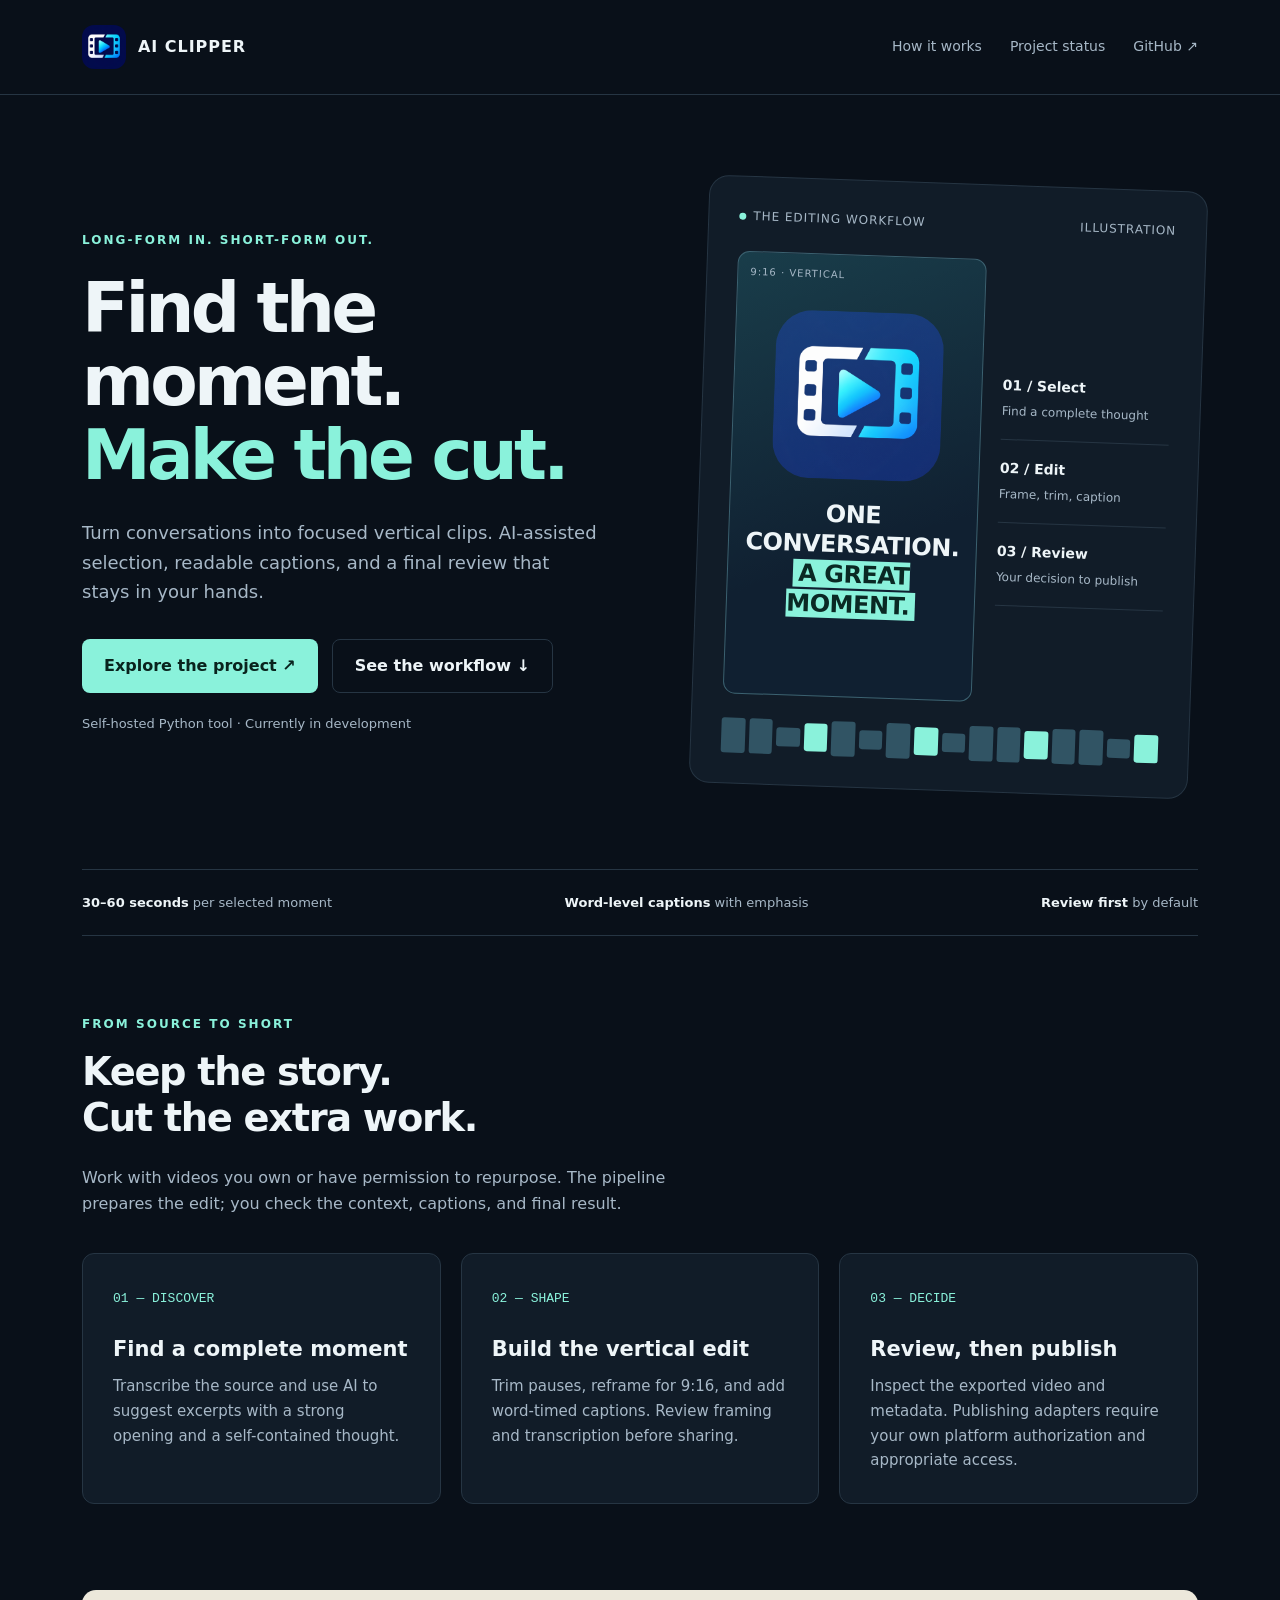
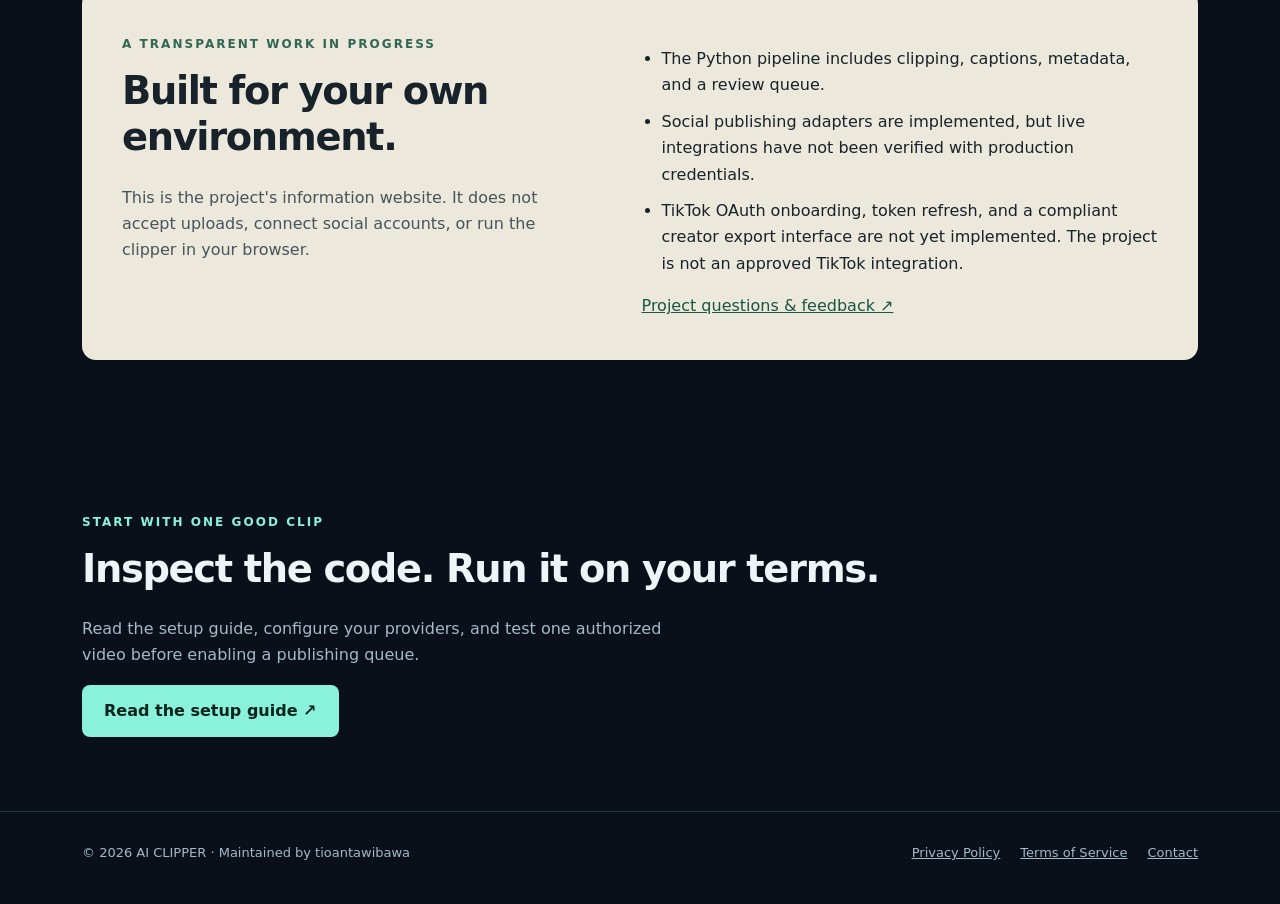
<file: docs/index.html>
<!doctype html>
<html lang="en"><head><meta charset="utf-8"><meta name="viewport" content="width=device-width,initial-scale=1"><title>AI CLIPPER — Find the moment. Make the cut.</title><meta name="description" content="A self-hosted tool for turning authorized long-form videos into captioned vertical clips, with review before publishing."><link rel="icon" href="icon.png"><link rel="stylesheet" href="styles.css"></head>
<body><a class="skip" href="#main">Skip to content</a><header><nav class="shell" aria-label="Main navigation"><a class="brand" href="./"><img src="icon.png" alt="" width="44" height="44">AI CLIPPER</a><div class="navlinks"><a href="#workflow">How it works</a><a href="#status">Project status</a><a href="https://github.com/tioantawibawa/ai-video-clipper">GitHub ↗</a></div></nav></header>
<main id="main" class="shell"><div class="hero"><div><span class="eyebrow">Long-form in. Short-form out.</span><h1>Find the moment.<br><em>Make the cut.</em></h1><p class="lead">Turn conversations into focused vertical clips. AI-assisted selection, readable captions, and a final review that stays in your hands.</p><div class="actions"><a class="button" href="https://github.com/tioantawibawa/ai-video-clipper/blob/codex/ai-video-clipper/README.md">Explore the project ↗</a><a class="button secondary" href="#workflow">See the workflow ↓</a></div><p class="small">Self-hosted Python tool · Currently in development</p></div><div class="preview" role="img" aria-label="Illustration of a vertical clip with highlighted captions and review status; not a live application screen"><div class="preview-top"><span><i class="dot"></i>THE EDITING WORKFLOW</span><span>ILLUSTRATION</span></div><div class="preview-body"><div class="clip"><span class="clip-tag">9:16 · VERTICAL</span><img src="icon.png" alt=""><div class="captions">ONE CONVERSATION.<br><mark>A GREAT MOMENT.</mark></div></div><div class="clip-meta"><div class="meta-row"><strong>01 / Select</strong>Find a complete thought</div><div class="meta-row"><strong>02 / Edit</strong>Frame, trim, caption</div><div class="meta-row"><strong>03 / Review</strong>Your decision to publish</div></div></div><div class="timeline" aria-hidden="true"><span></span><span></span><span></span><span></span><span></span><span></span><span></span><span></span><span></span><span></span><span></span><span></span><span></span><span></span><span></span><span></span></div></div></div>
<div class="strip"><span><strong>30–60 seconds</strong> per selected moment</span><span><strong>Word-level captions</strong> with emphasis</span><span><strong>Review first</strong> by default</span></div>
<section id="workflow"><span class="eyebrow">From source to short</span><h2>Keep the story.<br>Cut the extra work.</h2><p class="intro">Work with videos you own or have permission to repurpose. The pipeline prepares the edit; you check the context, captions, and final result.</p><div class="cards"><article class="card"><span class="num">01 — DISCOVER</span><h3>Find a complete moment</h3><p>Transcribe the source and use AI to suggest excerpts with a strong opening and a self-contained thought.</p></article><article class="card"><span class="num">02 — SHAPE</span><h3>Build the vertical edit</h3><p>Trim pauses, reframe for 9:16, and add word-timed captions. Review framing and transcription before sharing.</p></article><article class="card"><span class="num">03 — DECIDE</span><h3>Review, then publish</h3><p>Inspect the exported video and metadata. Publishing adapters require your own platform authorization and appropriate access.</p></article></div></section>
<section id="status" class="end"><div class="status"><div><span class="eyebrow">A transparent work in progress</span><h2>Built for your own environment.</h2><p>This is the project's information website. It does not accept uploads, connect social accounts, or run the clipper in your browser.</p></div><div><ul><li>The Python pipeline includes clipping, captions, metadata, and a review queue.</li><li>Social publishing adapters are implemented, but live integrations have not been verified with production credentials.</li><li>TikTok OAuth onboarding, token refresh, and a compliant creator export interface are not yet implemented. The project is not an approved TikTok integration.</li></ul><a href="https://github.com/tioantawibawa/ai-video-clipper/issues">Project questions &amp; feedback ↗</a></div></div></section>
<section><span class="eyebrow">Start with one good clip</span><h2>Inspect the code. Run it on your terms.</h2><p class="intro">Read the setup guide, configure your providers, and test one authorized video before enabling a publishing queue.</p><a class="button" href="https://github.com/tioantawibawa/ai-video-clipper/blob/codex/ai-video-clipper/README.md">Read the setup guide ↗</a></section></main>
<footer><div class="shell footer-inner"><span>© 2026 AI CLIPPER · Maintained by tioantawibawa</span><div><a href="privacy.html">Privacy Policy</a><a href="terms.html">Terms of Service</a><a href="https://github.com/tioantawibawa/ai-video-clipper/issues">Contact</a></div></div></footer></body></html>
</file>
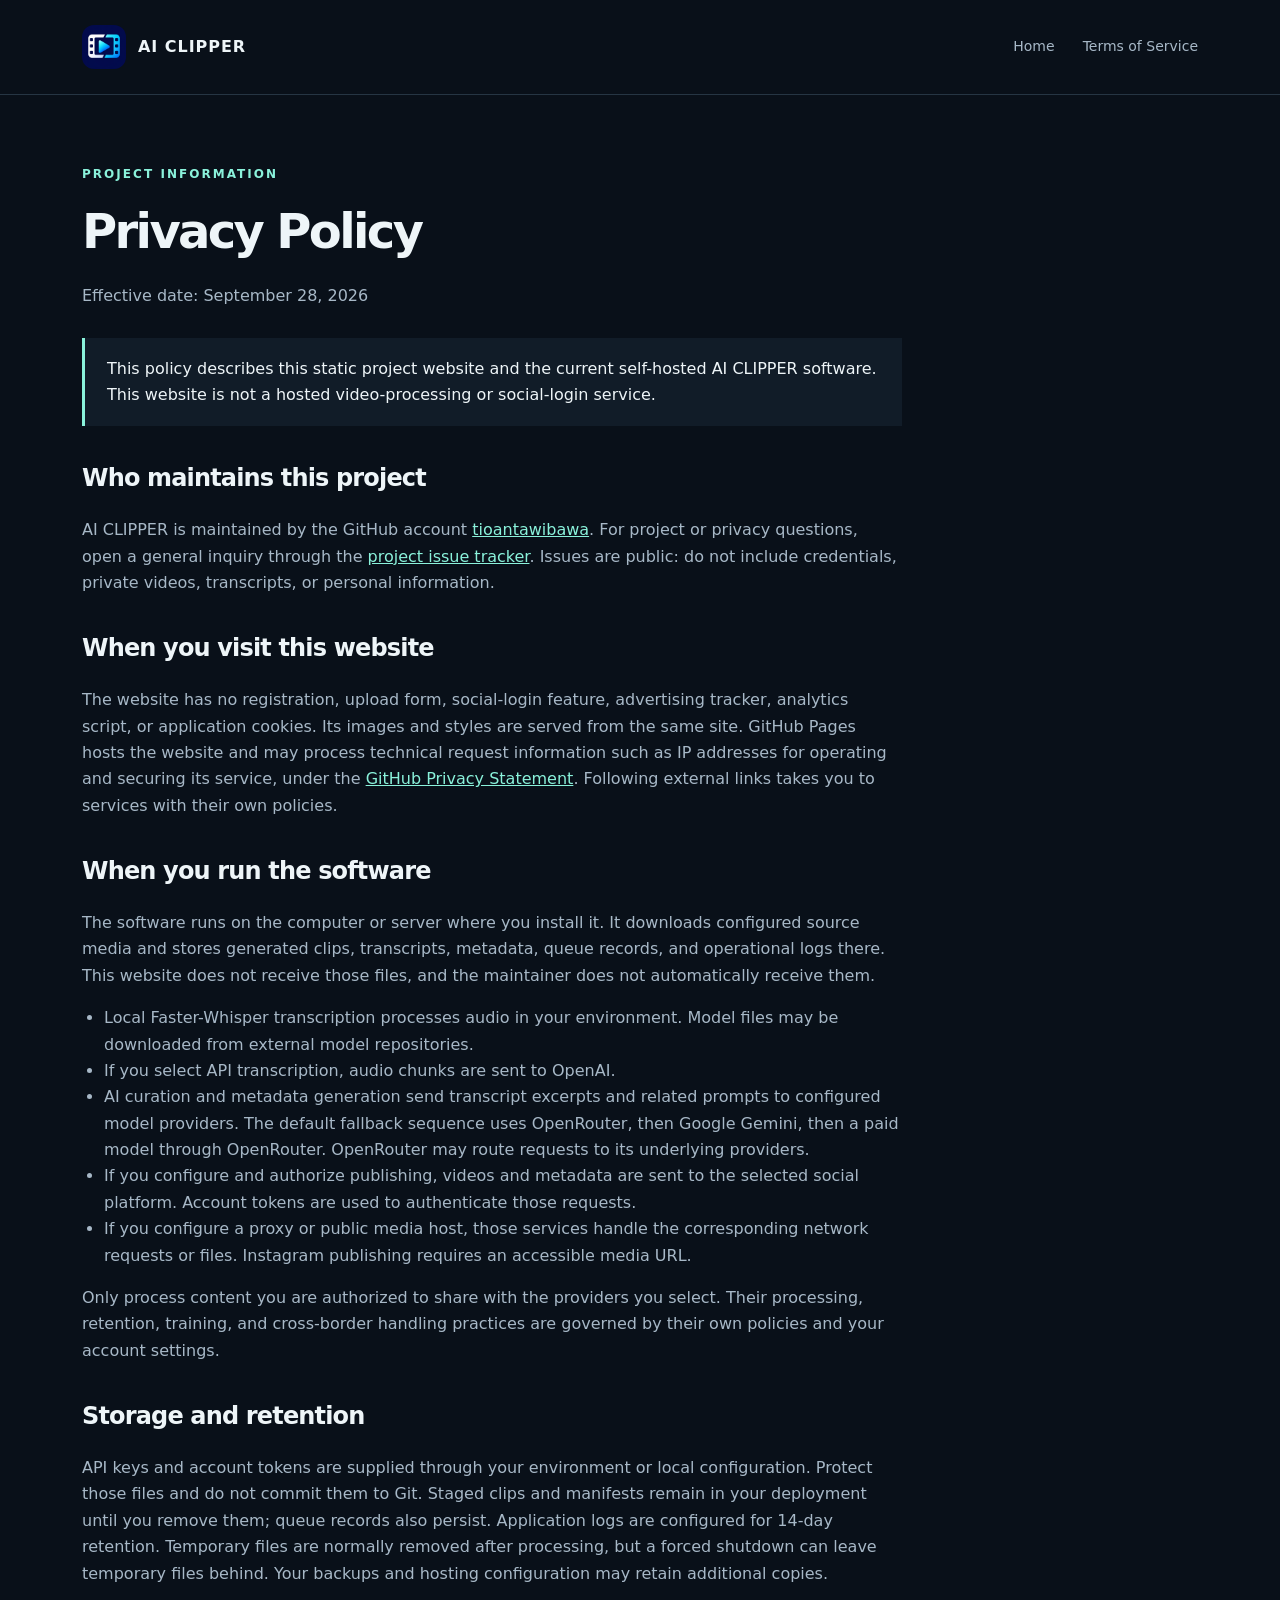
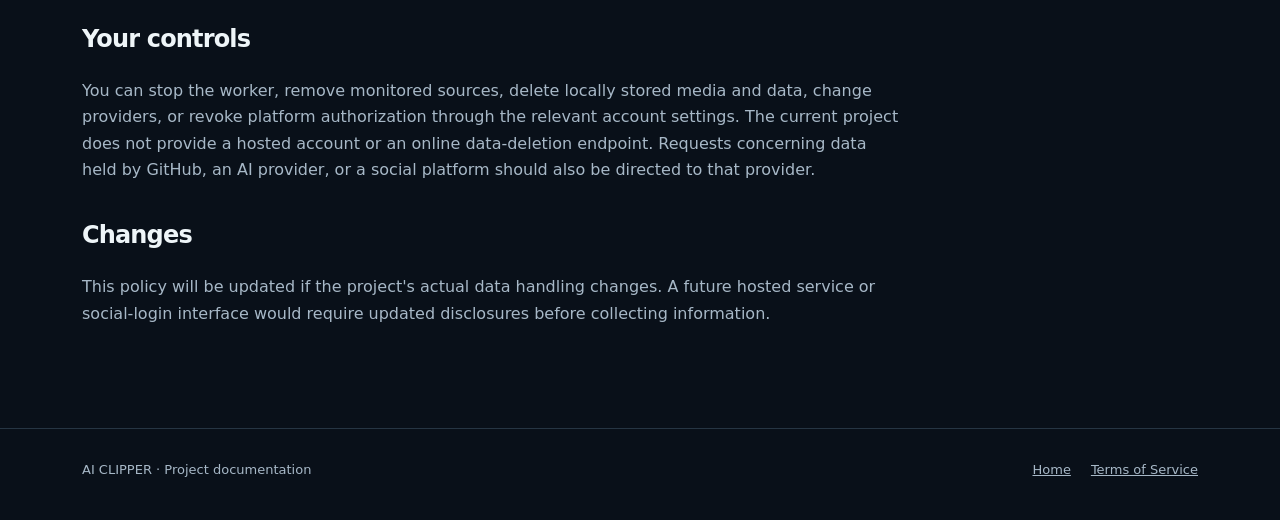
<file: docs/privacy.html>
<!doctype html><html lang="en"><head><meta charset="utf-8"><meta name="viewport" content="width=device-width,initial-scale=1"><title>Privacy Policy — AI CLIPPER</title><meta name="description" content="How the AI CLIPPER project website and self-hosted software handle information."><link rel="icon" href="icon.png"><link rel="stylesheet" href="styles.css"></head><body><header><nav class="shell" aria-label="Main navigation"><a class="brand" href="./"><img src="icon.png" alt="">AI CLIPPER</a><div class="navlinks"><a href="./">Home</a><a href="terms.html">Terms of Service</a></div></nav></header><main class="shell"><article class="legal"><span class="eyebrow">Project information</span><h1>Privacy Policy</h1><p>Effective date: September 28, 2026</p><div class="notice">This policy describes this static project website and the current self-hosted AI CLIPPER software. This website is not a hosted video-processing or social-login service.</div><h2>Who maintains this project</h2><p>AI CLIPPER is maintained by the GitHub account <a href="https://github.com/tioantawibawa">tioantawibawa</a>. For project or privacy questions, open a general inquiry through the <a href="https://github.com/tioantawibawa/ai-video-clipper/issues">project issue tracker</a>. Issues are public: do not include credentials, private videos, transcripts, or personal information.</p><h2>When you visit this website</h2><p>The website has no registration, upload form, social-login feature, advertising tracker, analytics script, or application cookies. Its images and styles are served from the same site. GitHub Pages hosts the website and may process technical request information such as IP addresses for operating and securing its service, under the <a href="https://docs.github.com/en/site-policy/privacy-policies/github-general-privacy-statement">GitHub Privacy Statement</a>. Following external links takes you to services with their own policies.</p><h2>When you run the software</h2><p>The software runs on the computer or server where you install it. It downloads configured source media and stores generated clips, transcripts, metadata, queue records, and operational logs there. This website does not receive those files, and the maintainer does not automatically receive them.</p><ul><li>Local Faster-Whisper transcription processes audio in your environment. Model files may be downloaded from external model repositories.</li><li>If you select API transcription, audio chunks are sent to OpenAI.</li><li>AI curation and metadata generation send transcript excerpts and related prompts to configured model providers. The default fallback sequence uses OpenRouter, then Google Gemini, then a paid model through OpenRouter. OpenRouter may route requests to its underlying providers.</li><li>If you configure and authorize publishing, videos and metadata are sent to the selected social platform. Account tokens are used to authenticate those requests.</li><li>If you configure a proxy or public media host, those services handle the corresponding network requests or files. Instagram publishing requires an accessible media URL.</li></ul><p>Only process content you are authorized to share with the providers you select. Their processing, retention, training, and cross-border handling practices are governed by their own policies and your account settings.</p><h2>Storage and retention</h2><p>API keys and account tokens are supplied through your environment or local configuration. Protect those files and do not commit them to Git. Staged clips and manifests remain in your deployment until you remove them; queue records also persist. Application logs are configured for 14-day retention. Temporary files are normally removed after processing, but a forced shutdown can leave temporary files behind. Your backups and hosting configuration may retain additional copies.</p><h2>Your controls</h2><p>You can stop the worker, remove monitored sources, delete locally stored media and data, change providers, or revoke platform authorization through the relevant account settings. The current project does not provide a hosted account or an online data-deletion endpoint. Requests concerning data held by GitHub, an AI provider, or a social platform should also be directed to that provider.</p><h2>Changes</h2><p>This policy will be updated if the project's actual data handling changes. A future hosted service or social-login interface would require updated disclosures before collecting information.</p></article></main><footer><div class="shell footer-inner"><span>AI CLIPPER · Project documentation</span><div><a href="./">Home</a><a href="terms.html">Terms of Service</a></div></div></footer></body></html>
</file>
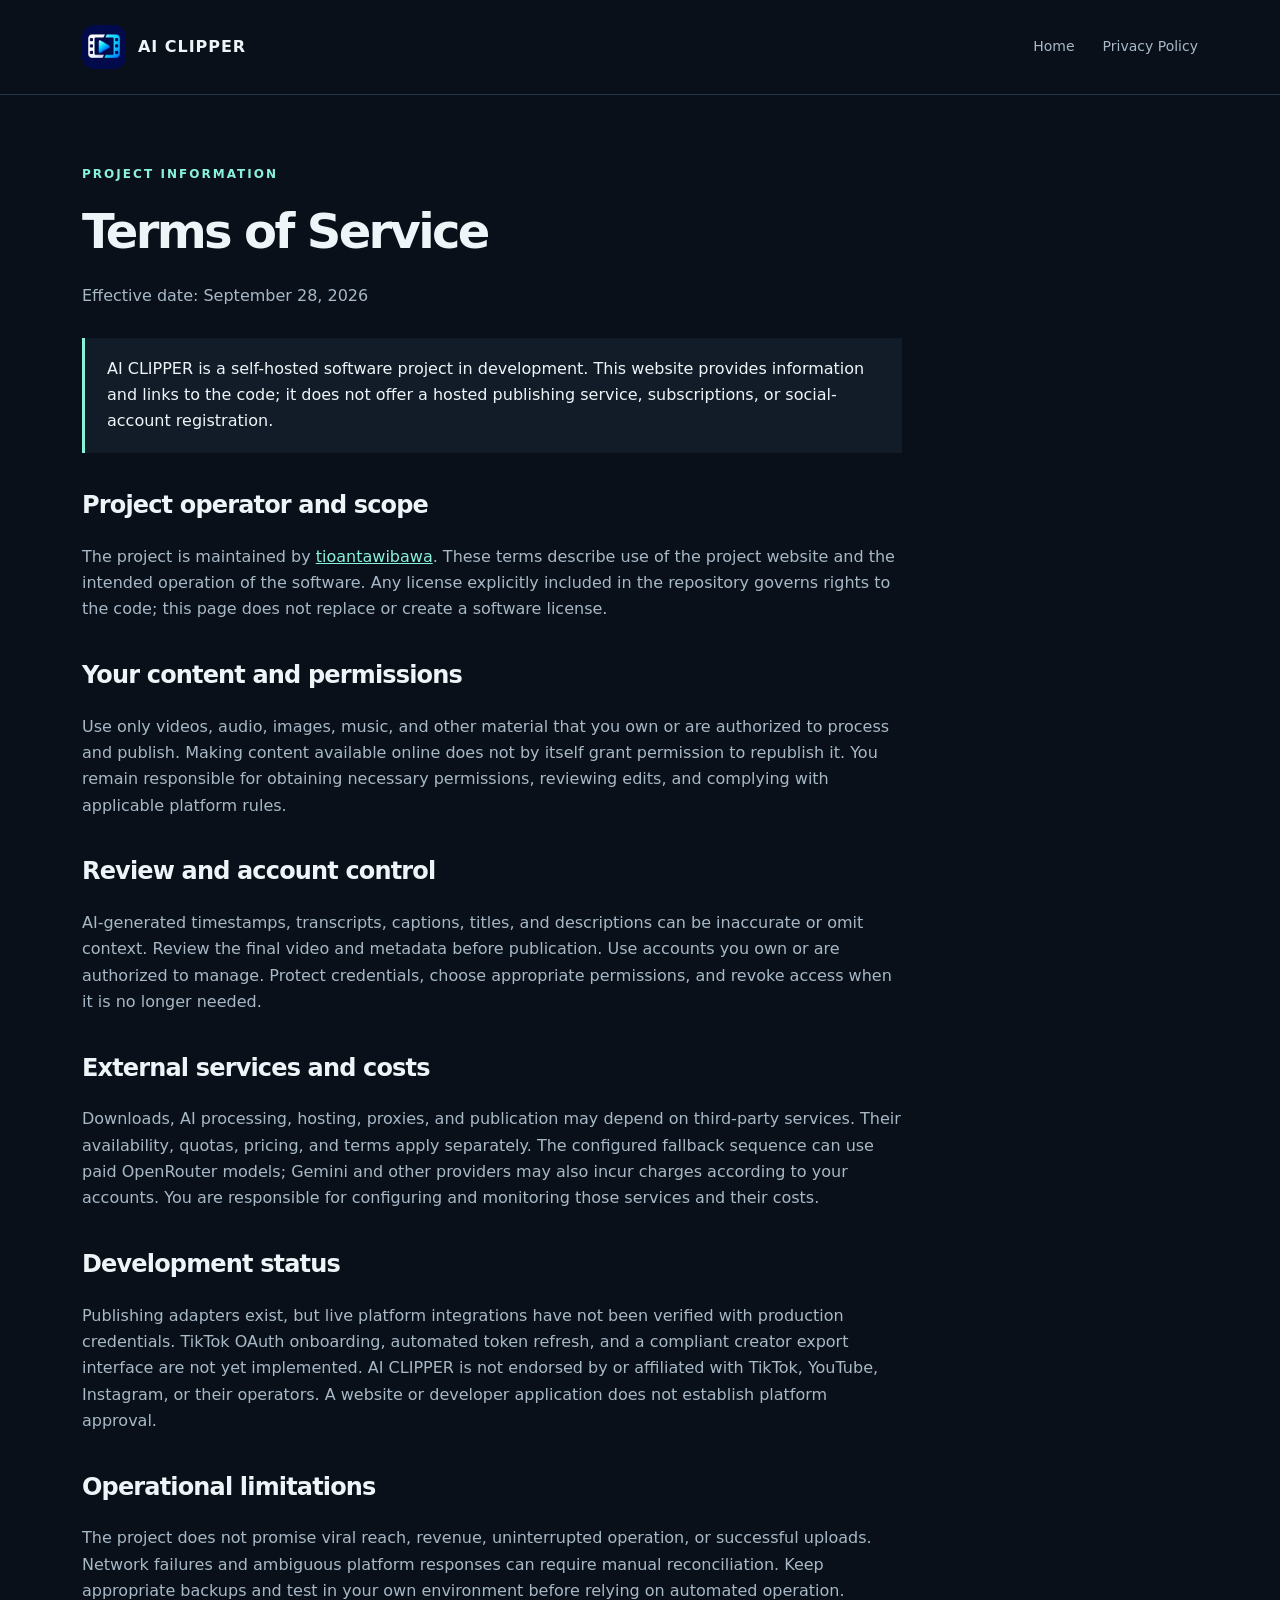
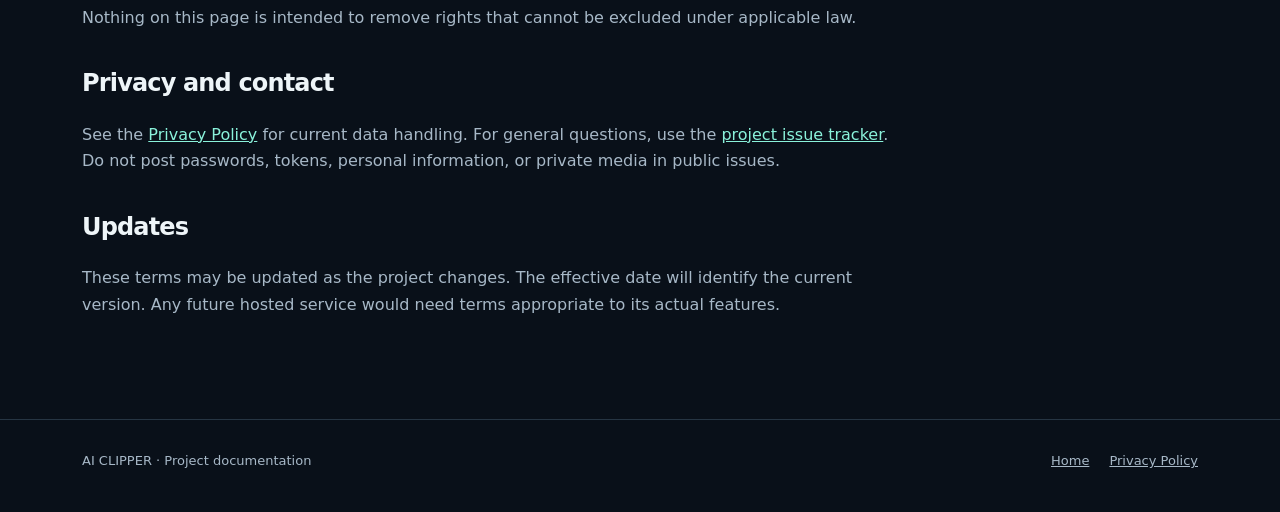
<file: docs/terms.html>
<!doctype html><html lang="en"><head><meta charset="utf-8"><meta name="viewport" content="width=device-width,initial-scale=1"><title>Terms of Service — AI CLIPPER</title><meta name="description" content="Use conditions and development status for the AI CLIPPER project."><link rel="icon" href="icon.png"><link rel="stylesheet" href="styles.css"></head><body><header><nav class="shell" aria-label="Main navigation"><a class="brand" href="./"><img src="icon.png" alt="">AI CLIPPER</a><div class="navlinks"><a href="./">Home</a><a href="privacy.html">Privacy Policy</a></div></nav></header><main class="shell"><article class="legal"><span class="eyebrow">Project information</span><h1>Terms of Service</h1><p>Effective date: September 28, 2026</p><div class="notice">AI CLIPPER is a self-hosted software project in development. This website provides information and links to the code; it does not offer a hosted publishing service, subscriptions, or social-account registration.</div><h2>Project operator and scope</h2><p>The project is maintained by <a href="https://github.com/tioantawibawa">tioantawibawa</a>. These terms describe use of the project website and the intended operation of the software. Any license explicitly included in the repository governs rights to the code; this page does not replace or create a software license.</p><h2>Your content and permissions</h2><p>Use only videos, audio, images, music, and other material that you own or are authorized to process and publish. Making content available online does not by itself grant permission to republish it. You remain responsible for obtaining necessary permissions, reviewing edits, and complying with applicable platform rules.</p><h2>Review and account control</h2><p>AI-generated timestamps, transcripts, captions, titles, and descriptions can be inaccurate or omit context. Review the final video and metadata before publication. Use accounts you own or are authorized to manage. Protect credentials, choose appropriate permissions, and revoke access when it is no longer needed.</p><h2>External services and costs</h2><p>Downloads, AI processing, hosting, proxies, and publication may depend on third-party services. Their availability, quotas, pricing, and terms apply separately. The configured fallback sequence can use paid OpenRouter models; Gemini and other providers may also incur charges according to your accounts. You are responsible for configuring and monitoring those services and their costs.</p><h2>Development status</h2><p>Publishing adapters exist, but live platform integrations have not been verified with production credentials. TikTok OAuth onboarding, automated token refresh, and a compliant creator export interface are not yet implemented. AI CLIPPER is not endorsed by or affiliated with TikTok, YouTube, Instagram, or their operators. A website or developer application does not establish platform approval.</p><h2>Operational limitations</h2><p>The project does not promise viral reach, revenue, uninterrupted operation, or successful uploads. Network failures and ambiguous platform responses can require manual reconciliation. Keep appropriate backups and test in your own environment before relying on automated operation. Nothing on this page is intended to remove rights that cannot be excluded under applicable law.</p><h2>Privacy and contact</h2><p>See the <a href="privacy.html">Privacy Policy</a> for current data handling. For general questions, use the <a href="https://github.com/tioantawibawa/ai-video-clipper/issues">project issue tracker</a>. Do not post passwords, tokens, personal information, or private media in public issues.</p><h2>Updates</h2><p>These terms may be updated as the project changes. The effective date will identify the current version. Any future hosted service would need terms appropriate to its actual features.</p></article></main><footer><div class="shell footer-inner"><span>AI CLIPPER · Project documentation</span><div><a href="./">Home</a><a href="privacy.html">Privacy Policy</a></div></div></footer></body></html>
</file>
<file: docs/styles.css>
:root{color-scheme:dark;--bg:#091019;--surface:#111c28;--line:#263543;--ink:#eef5f8;--muted:#a7b8c7;--accent:#8af2db;--warm:#ece8db}*{box-sizing:border-box}html{scroll-behavior:smooth}body{margin:0;background:var(--bg);color:var(--ink);font:16px/1.65 system-ui,-apple-system,BlinkMacSystemFont,"Segoe UI",sans-serif}a{color:inherit}a:focus-visible{outline:3px solid var(--accent);outline-offset:5px}button{font:inherit}.shell{max-width:1180px;margin:auto;padding:0 32px}.skip{position:absolute;top:-80px}.skip:focus{top:10px;background:var(--bg);z-index:5}header{border-bottom:1px solid var(--line)}nav{min-height:94px;display:flex;align-items:center;justify-content:space-between;gap:24px}.brand{display:flex;align-items:center;gap:12px;text-decoration:none;font-weight:800;letter-spacing:.06em}.brand img{width:44px;height:44px;border-radius:12px}.navlinks{display:flex;gap:28px;align-items:center}.navlinks a{font-size:14px;color:var(--muted);text-decoration:none}.navlinks a:hover,footer a:hover{color:var(--accent)}.eyebrow{font-size:12px;letter-spacing:.17em;text-transform:uppercase;font-weight:700;color:var(--accent)}.hero{display:grid;grid-template-columns:1.1fr 1fr;gap:68px;align-items:center;padding:88px 0 78px}h1{font-size:clamp(42px,5.4vw,72px);line-height:1.06;letter-spacing:-.055em;margin:20px 0 26px}h1 em{font-style:normal;color:var(--accent)}.lead{font-size:18px;max-width:520px;color:var(--muted)}.actions{display:flex;gap:14px;flex-wrap:wrap;margin:32px 0 20px}.button{display:inline-flex;align-items:center;justify-content:center;padding:13px 22px;border-radius:8px;background:var(--accent);color:#09231d;font-weight:750;text-decoration:none}.button.secondary{background:transparent;border:1px solid var(--line);color:var(--ink)}.small{font-size:13px;color:var(--muted)}.preview{position:relative;padding:30px;background:var(--surface);border:1px solid var(--line);border-radius:20px;transform:rotate(2deg)}.preview-top{display:flex;align-items:center;justify-content:space-between;font-size:12px;letter-spacing:.08em;margin-bottom:24px;color:var(--muted)}.dot{display:inline-block;width:7px;height:7px;border-radius:50%;background:var(--accent);margin-right:7px}.preview-body{display:flex;gap:20px;align-items:center}.clip{width:57%;aspect-ratio:9/16;border-radius:12px;background:linear-gradient(160deg,#193d4a,#102031 65%);position:relative;overflow:hidden;display:flex;flex-direction:column;align-items:center;justify-content:center;border:1px solid #3b6170}.clip img{width:68%;border-radius:22%;mix-blend-mode:screen}.captions{text-align:center;font-size:clamp(16px,2vw,24px);font-weight:900;line-height:1.25;letter-spacing:-.02em;padding:20px 12px}.captions mark{background:var(--accent);padding:0 5px;color:#0a2924}.clip-tag{position:absolute;top:12px;left:12px;font-size:10px;color:var(--muted);letter-spacing:.1em}.clip-meta{flex:1;font-size:12px;color:var(--muted)}.clip-meta strong{display:block;color:var(--ink);font-size:14px;margin-bottom:5px}.meta-row{padding:17px 0;border-bottom:1px solid var(--line)}.timeline{display:flex;align-items:center;gap:4px;height:35px;margin-top:24px}.timeline span{height:100%;flex:1;background:#315464;border-radius:3px}.timeline span:nth-child(3n){height:55%}.timeline span:nth-child(4n){height:80%;background:var(--accent)}.strip{border-top:1px solid var(--line);border-bottom:1px solid var(--line);display:flex;justify-content:space-between;gap:20px;padding:22px 0;color:var(--muted);font-size:13px}.strip strong{color:var(--ink)}section{padding:74px 0}h2{font-size:clamp(28px,3vw,40px);line-height:1.2;letter-spacing:-.035em;margin:12px 0 24px}.intro{max-width:620px;color:var(--muted)}.cards{display:grid;grid-template-columns:repeat(3,1fr);gap:20px;margin-top:36px}.card{background:var(--surface);padding:30px;border:1px solid var(--line);border-radius:12px}.num{font-size:13px;color:var(--accent);font-family:monospace}.card h3{font-size:21px;line-height:1.2;margin:26px 0 12px}.card p{color:var(--muted);font-size:15px;margin:0}.status{background:var(--warm);color:#17222a;padding:40px;border-radius:14px;display:grid;grid-template-columns:1fr 1.1fr;gap:50px}.status .eyebrow{color:#326654}.status p{color:#46545b}.status ul{padding-left:20px}.status li{margin:10px 0}.status a{color:#185644}.end{padding-top:12px}footer{border-top:1px solid var(--line);padding:30px 0 40px;color:var(--muted);font-size:13px}.footer-inner{display:flex;justify-content:space-between;gap:20px;flex-wrap:wrap}footer a{margin-left:20px}.legal{max-width:820px;padding:65px 0 85px}.legal h1{font-size:48px}.legal h2{font-size:24px;margin-top:38px}.legal p,.legal li{color:var(--muted)}.legal a{color:var(--accent)}.notice{padding:18px 22px;border-left:3px solid var(--accent);background:var(--surface);margin:28px 0}.legal ul{padding-left:22px}@media(max-width:800px){.hero{grid-template-columns:1fr;gap:44px;padding:52px 0}.preview{transform:none;max-width:490px;width:100%;margin:auto}.cards{grid-template-columns:1fr}.status{grid-template-columns:1fr;gap:10px}.navlinks{gap:16px}.strip{flex-wrap:wrap}section{padding:48px 0}}@media(max-width:480px){.shell{padding:0 20px}nav{min-height:80px;gap:12px}.brand{font-size:14px}.brand img{width:34px;height:34px}.navlinks a{font-size:12px}.navlinks a:first-child{display:none}.preview{padding:18px}.status{padding:26px}.legal h1{font-size:37px}footer a{margin:0 18px 0 0}.footer-inner{display:block}}
</file>
